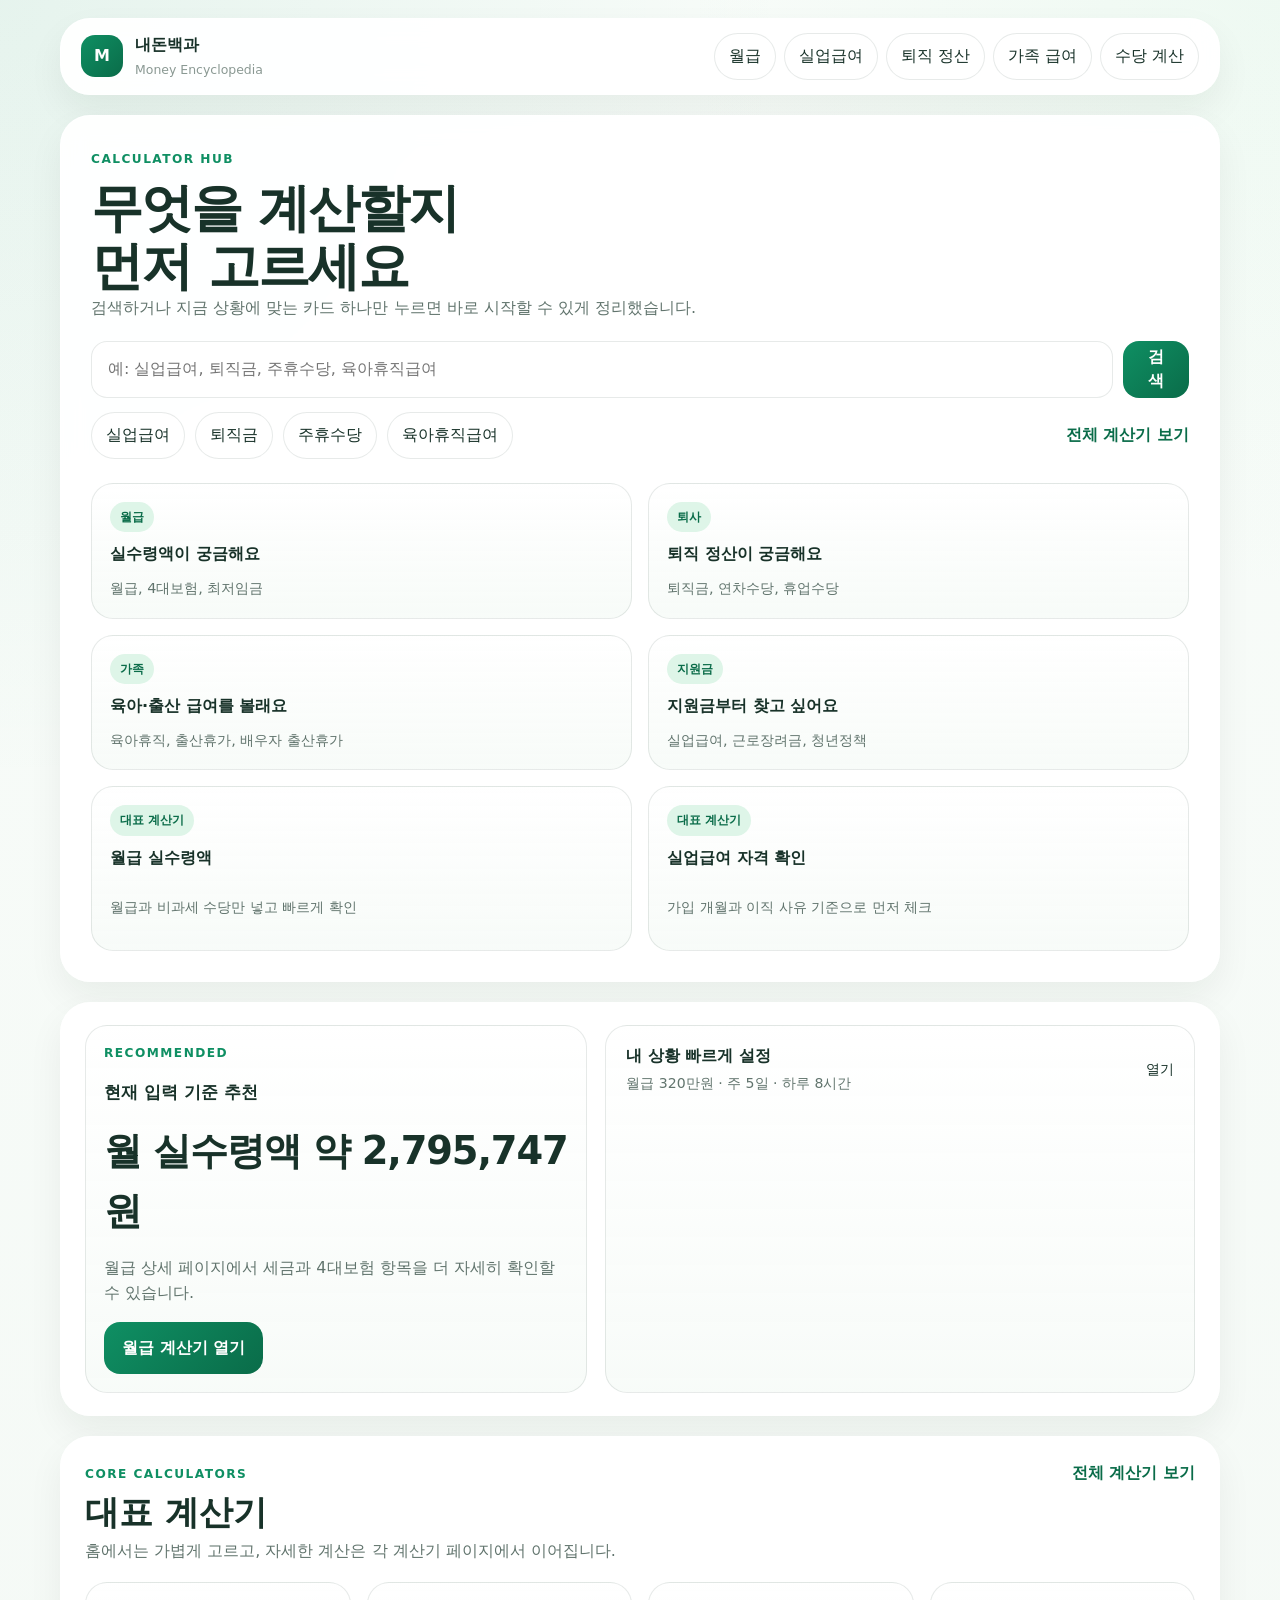
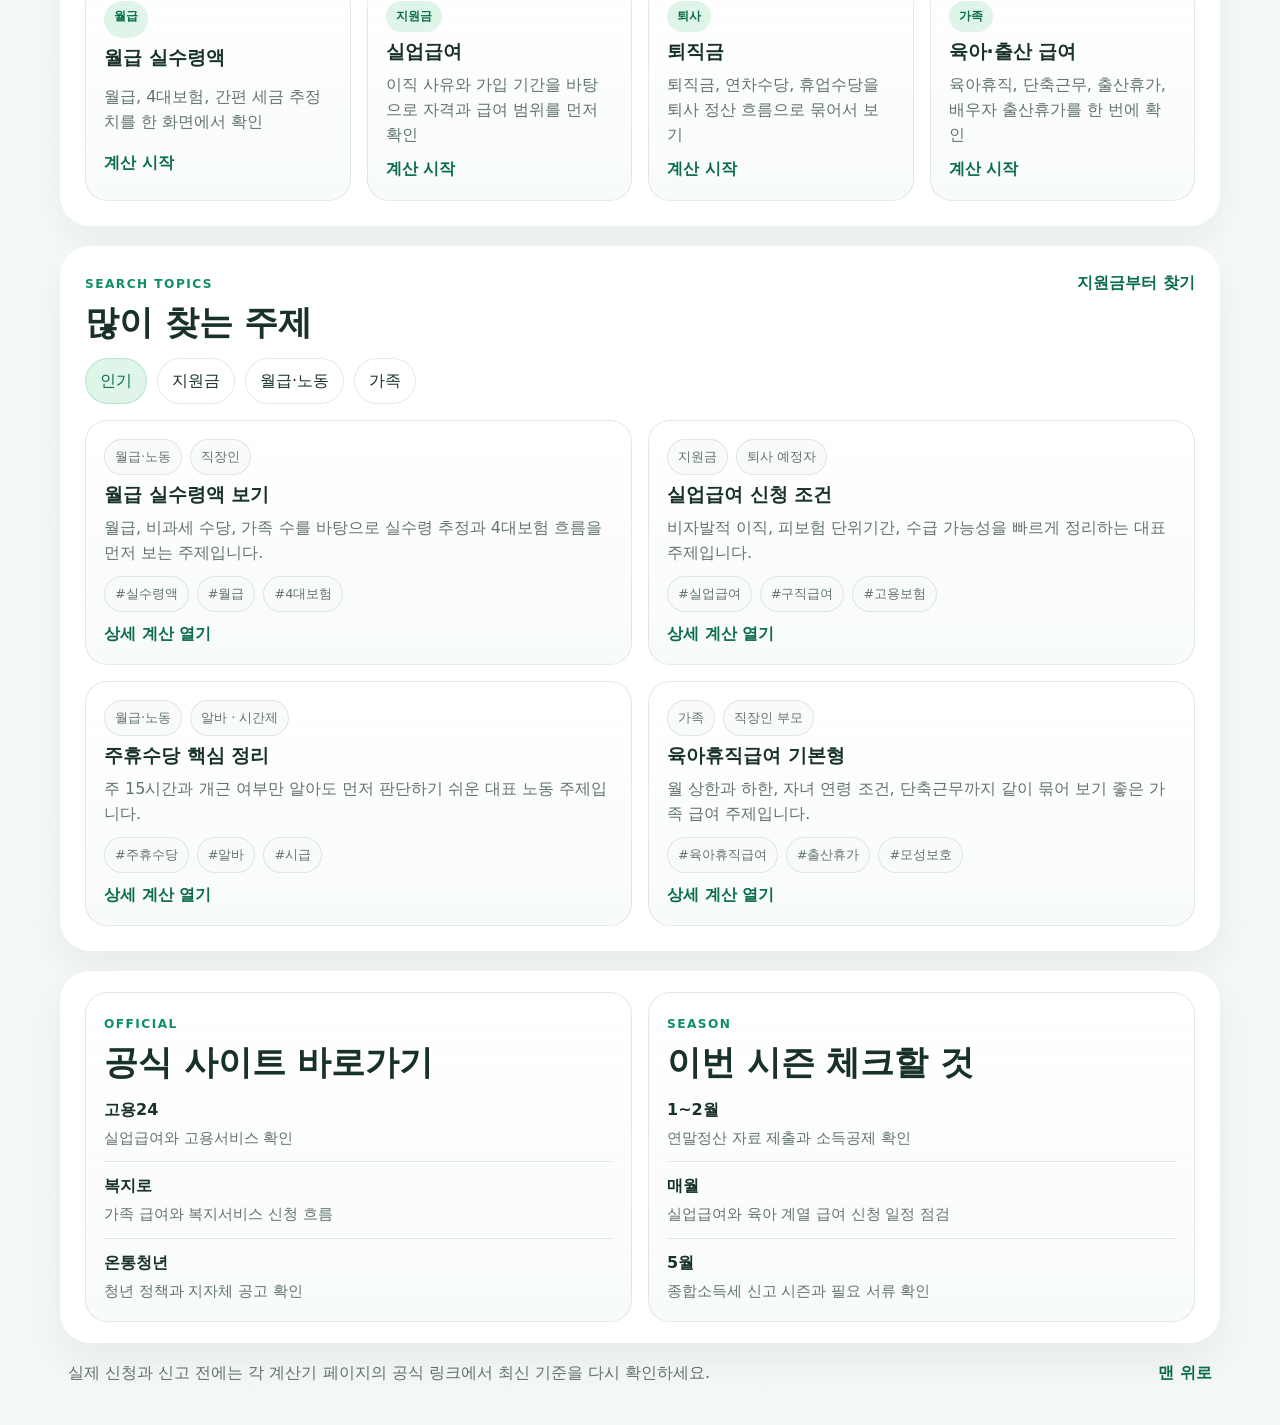
<file: index.html>
<!DOCTYPE html>
<html lang="ko">
<head>
  <meta charset="UTF-8">
  <meta name="viewport" content="width=device-width, initial-scale=1.0">
  <title>내돈백과 | 돈 문제를 빠르게 찾는 계산 허브</title>
  <meta
    name="description"
    content="월급, 실업급여, 퇴직금, 육아휴직, 출산휴가 같은 돈 문제를 검색하고 필요한 계산기로 바로 이동하는 생활형 계산 허브"
  >
  <link rel="stylesheet" href="styles.css">
</head>
<body class="home">
  <div class="app-shell" id="top">
    <header class="topbar">
      <a class="brand" href="index.html">
        <span class="brand__mark">M</span>
        <span class="brand__text">
          <strong>내돈백과</strong>
          <small>Money Encyclopedia</small>
        </span>
      </a>

      <nav class="topbar__nav">
        <a href="salary.html">월급</a>
        <a href="unemployment.html">실업급여</a>
        <a href="severance.html">퇴직 정산</a>
        <a href="family.html">가족 급여</a>
        <a href="overtime.html">수당 계산</a>
      </nav>
    </header>

    <main>
      <section class="hero-card hero-card--home">
        <div class="hero-copy">
          <span class="eyebrow">Calculator Hub</span>
          <h1>무엇을 계산할지<br>먼저 고르세요</h1>
          <p class="hero-card__lead">검색하거나 지금 상황에 맞는 카드 하나만 누르면 바로 시작할 수 있게 정리했습니다.</p>

          <form class="search-bar" id="search-form">
            <label class="sr-only" for="search-input">검색어</label>
            <input
              id="search-input"
              type="search"
              placeholder="예: 실업급여, 퇴직금, 주휴수당, 육아휴직급여"
              autocomplete="off"
            >
            <button type="submit">검색</button>
          </form>

          <div class="suggestion-list" id="search-suggestions"></div>

          <div class="hero-meta-row">
            <div class="chip-row" id="quick-tags"></div>
            <a class="text-link" href="#calculators-section">전체 계산기 보기</a>
          </div>
        </div>

        <div class="hero-flow">
          <div class="intent-grid">
            <a class="intent-card" href="salary.html">
              <span class="intent-card__kicker">월급</span>
              <strong>실수령액이 궁금해요</strong>
              <span>월급, 4대보험, 최저임금</span>
            </a>
            <a class="intent-card" href="severance.html">
              <span class="intent-card__kicker">퇴사</span>
              <strong>퇴직 정산이 궁금해요</strong>
              <span>퇴직금, 연차수당, 휴업수당</span>
            </a>
            <a class="intent-card" href="family.html">
              <span class="intent-card__kicker">가족</span>
              <strong>육아·출산 급여를 볼래요</strong>
              <span>육아휴직, 출산휴가, 배우자 출산휴가</span>
            </a>
            <button type="button" class="intent-card intent-card--button" data-intent-search="실업급여">
              <span class="intent-card__kicker">지원금</span>
              <strong>지원금부터 찾고 싶어요</strong>
              <span>실업급여, 근로장려금, 청년정책</span>
            </button>
          </div>

          <div class="hero-mini-grid">
            <a class="hero-mini-card" href="salary.html">
              <span class="hero-mini-card__label">대표 계산기</span>
              <strong>월급 실수령액</strong>
              <p>월급과 비과세 수당만 넣고 빠르게 확인</p>
            </a>
            <a class="hero-mini-card" href="unemployment.html">
              <span class="hero-mini-card__label">대표 계산기</span>
              <strong>실업급여 자격 확인</strong>
              <p>가입 개월과 이직 사유 기준으로 먼저 체크</p>
            </a>
          </div>
        </div>
      </section>

      <section class="section section--tight">
        <div class="focus-layout">
          <article class="recommend-card">
            <div class="recommend-card__meta">
              <span class="eyebrow">Recommended</span>
              <strong>현재 입력 기준 추천</strong>
            </div>
            <p class="recommend-card__value" id="recommendation-value">0원</p>
            <p class="recommend-card__note" id="recommendation-note">월급 상세 계산기로 이어서 세금과 4대보험을 더 자세히 볼 수 있습니다.</p>
            <a class="detail-primary" id="recommendation-link" href="salary.html">
              <span id="recommendation-link-label">월급 계산기 열기</span>
            </a>
          </article>

          <details class="setup-accordion" id="quick-setup">
            <summary>
              <span>
                <strong>내 상황 빠르게 설정</strong>
                <small id="setup-summary">월급 320만원 · 주 5일 · 하루 8시간</small>
              </span>
              <span class="setup-accordion__hint">열기</span>
            </summary>

            <div class="setup-accordion__body">
              <div class="setup-toolbar">
                <p id="profile-status">저장된 빠른 입력 값이 없습니다.</p>
                <div class="setup-toolbar__actions">
                  <button type="button" class="ghost-button" id="save-profile">현재 값 저장</button>
                  <button type="button" class="ghost-button" id="load-profile">불러오기</button>
                  <button type="button" class="ghost-button" id="reset-profile">초기화</button>
                </div>
              </div>

              <div class="setup-grid">
                <article class="input-card">
                  <div class="input-card__meta">
                    <h3>세전 월급</h3>
                    <span>만원</span>
                  </div>
                  <input type="number" min="0" step="10" inputmode="numeric" data-input-field="monthlySalaryMan">
                  <div class="chip-row">
                    <button type="button" class="choice-chip" data-choice-field="monthlySalaryMan" data-value="250">250</button>
                    <button type="button" class="choice-chip" data-choice-field="monthlySalaryMan" data-value="320">320</button>
                    <button type="button" class="choice-chip" data-choice-field="monthlySalaryMan" data-value="400">400</button>
                  </div>
                </article>

                <article class="input-card">
                  <div class="input-card__meta">
                    <h3>주 근무일</h3>
                    <span>일</span>
                  </div>
                  <div class="choice-grid">
                    <button type="button" class="choice-chip" data-choice-field="workDays" data-value="3">주 3일</button>
                    <button type="button" class="choice-chip" data-choice-field="workDays" data-value="4">주 4일</button>
                    <button type="button" class="choice-chip" data-choice-field="workDays" data-value="5">주 5일</button>
                    <button type="button" class="choice-chip" data-choice-field="workDays" data-value="6">주 6일</button>
                  </div>
                </article>

                <article class="input-card">
                  <div class="input-card__meta">
                    <h3>하루 근무시간</h3>
                    <span>시간</span>
                  </div>
                  <div class="choice-grid">
                    <button type="button" class="choice-chip" data-choice-field="dailyHours" data-value="4">4시간</button>
                    <button type="button" class="choice-chip" data-choice-field="dailyHours" data-value="6">6시간</button>
                    <button type="button" class="choice-chip" data-choice-field="dailyHours" data-value="8">8시간</button>
                    <button type="button" class="choice-chip" data-choice-field="dailyHours" data-value="10">10시간</button>
                  </div>
                </article>
              </div>

              <details class="advanced-accordion">
                <summary>상세 옵션 보기</summary>

                <div class="advanced-grid">
                  <article class="input-card">
                    <div class="input-card__meta">
                      <h3>비과세 수당</h3>
                      <span>만원</span>
                    </div>
                    <input type="number" min="0" step="10" inputmode="numeric" data-input-field="nonTaxableMan">
                    <div class="chip-row">
                      <button type="button" class="choice-chip" data-choice-field="nonTaxableMan" data-value="0">0</button>
                      <button type="button" class="choice-chip" data-choice-field="nonTaxableMan" data-value="20">20</button>
                      <button type="button" class="choice-chip" data-choice-field="nonTaxableMan" data-value="30">30</button>
                    </div>
                  </article>

                  <article class="input-card">
                    <div class="input-card__meta">
                      <h3>부양가족 수</h3>
                      <span>본인 포함</span>
                    </div>
                    <div class="choice-grid">
                      <button type="button" class="choice-chip" data-choice-field="householdCount" data-value="1">1명</button>
                      <button type="button" class="choice-chip" data-choice-field="householdCount" data-value="2">2명</button>
                      <button type="button" class="choice-chip" data-choice-field="householdCount" data-value="3">3명</button>
                      <button type="button" class="choice-chip" data-choice-field="householdCount" data-value="4">4명+</button>
                    </div>
                  </article>

                  <article class="input-card">
                    <div class="input-card__meta">
                      <h3>자녀 수</h3>
                      <span>가족 급여 반영</span>
                    </div>
                    <div class="choice-grid">
                      <button type="button" class="choice-chip" data-choice-field="childCount" data-value="0">0명</button>
                      <button type="button" class="choice-chip" data-choice-field="childCount" data-value="1">1명</button>
                      <button type="button" class="choice-chip" data-choice-field="childCount" data-value="2">2명</button>
                      <button type="button" class="choice-chip" data-choice-field="childCount" data-value="3">3명+</button>
                    </div>
                  </article>
                </div>
              </details>
            </div>
          </details>
        </div>
      </section>

      <section class="section" id="calculators-section">
        <div class="section__head">
          <div>
            <span class="eyebrow">Core Calculators</span>
            <h2>대표 계산기</h2>
          </div>
          <a class="text-link" href="#results-section">전체 계산기 보기</a>
        </div>
        <p class="section__caption">홈에서는 가볍게 고르고, 자세한 계산은 각 계산기 페이지에서 이어집니다.</p>

        <div class="calculator-grid">
          <a class="feature-card" href="salary.html">
            <span class="feature-card__kicker">월급</span>
            <h3>월급 실수령액</h3>
            <p>월급, 4대보험, 간편 세금 추정치를 한 화면에서 확인</p>
            <span class="feature-card__link">계산 시작</span>
          </a>

          <a class="feature-card" href="unemployment.html">
            <span class="feature-card__kicker">지원금</span>
            <h3>실업급여</h3>
            <p>이직 사유와 가입 기간을 바탕으로 자격과 급여 범위를 먼저 확인</p>
            <span class="feature-card__link">계산 시작</span>
          </a>

          <a class="feature-card" href="severance.html">
            <span class="feature-card__kicker">퇴사</span>
            <h3>퇴직금</h3>
            <p>퇴직금, 연차수당, 휴업수당을 퇴사 정산 흐름으로 묶어서 보기</p>
            <span class="feature-card__link">계산 시작</span>
          </a>

          <a class="feature-card" href="family.html">
            <span class="feature-card__kicker">가족</span>
            <h3>육아·출산 급여</h3>
            <p>육아휴직, 단축근무, 출산휴가, 배우자 출산휴가를 한 번에 확인</p>
            <span class="feature-card__link">계산 시작</span>
          </a>
        </div>
      </section>

      <section class="section" id="results-section">
        <div class="section__head">
          <div>
            <span class="eyebrow">Search Topics</span>
            <h2>많이 찾는 주제</h2>
          </div>
          <button type="button" class="text-button" data-intent-search="근로장려금">지원금부터 찾기</button>
        </div>
        <div class="compact-toolbar" id="category-filters"></div>
        <p class="results-status" id="results-status"></p>
        <div class="topic-grid" id="results-list"></div>
      </section>

      <section class="section section--utility">
        <div class="utility-grid">
          <article class="utility-panel">
            <span class="eyebrow">Official</span>
            <h2>공식 사이트 바로가기</h2>
            <ul class="link-list">
              <li><a href="https://www.work24.go.kr/" target="_blank" rel="noreferrer">고용24</a><span>실업급여와 고용서비스 확인</span></li>
              <li><a href="https://www.bokjiro.go.kr/ssis-tbu/" target="_blank" rel="noreferrer">복지로</a><span>가족 급여와 복지서비스 신청 흐름</span></li>
              <li><a href="https://www.youthcenter.go.kr/" target="_blank" rel="noreferrer">온통청년</a><span>청년 정책과 지자체 공고 확인</span></li>
            </ul>
          </article>

          <article class="utility-panel">
            <span class="eyebrow">Season</span>
            <h2>이번 시즌 체크할 것</h2>
            <ul class="season-list">
              <li><strong>1~2월</strong><span>연말정산 자료 제출과 소득공제 확인</span></li>
              <li><strong>매월</strong><span>실업급여와 육아 계열 급여 신청 일정 점검</span></li>
              <li><strong>5월</strong><span>종합소득세 신고 시즌과 필요 서류 확인</span></li>
            </ul>
          </article>
        </div>
      </section>
    </main>

    <footer class="footer">
      <p>실제 신청과 신고 전에는 각 계산기 페이지의 공식 링크에서 최신 기준을 다시 확인하세요.</p>
      <a href="#top">맨 위로</a>
    </footer>
  </div>

  <script src="calculator-core.js"></script>
  <script src="script.js"></script>
</body>
</html>
</file>
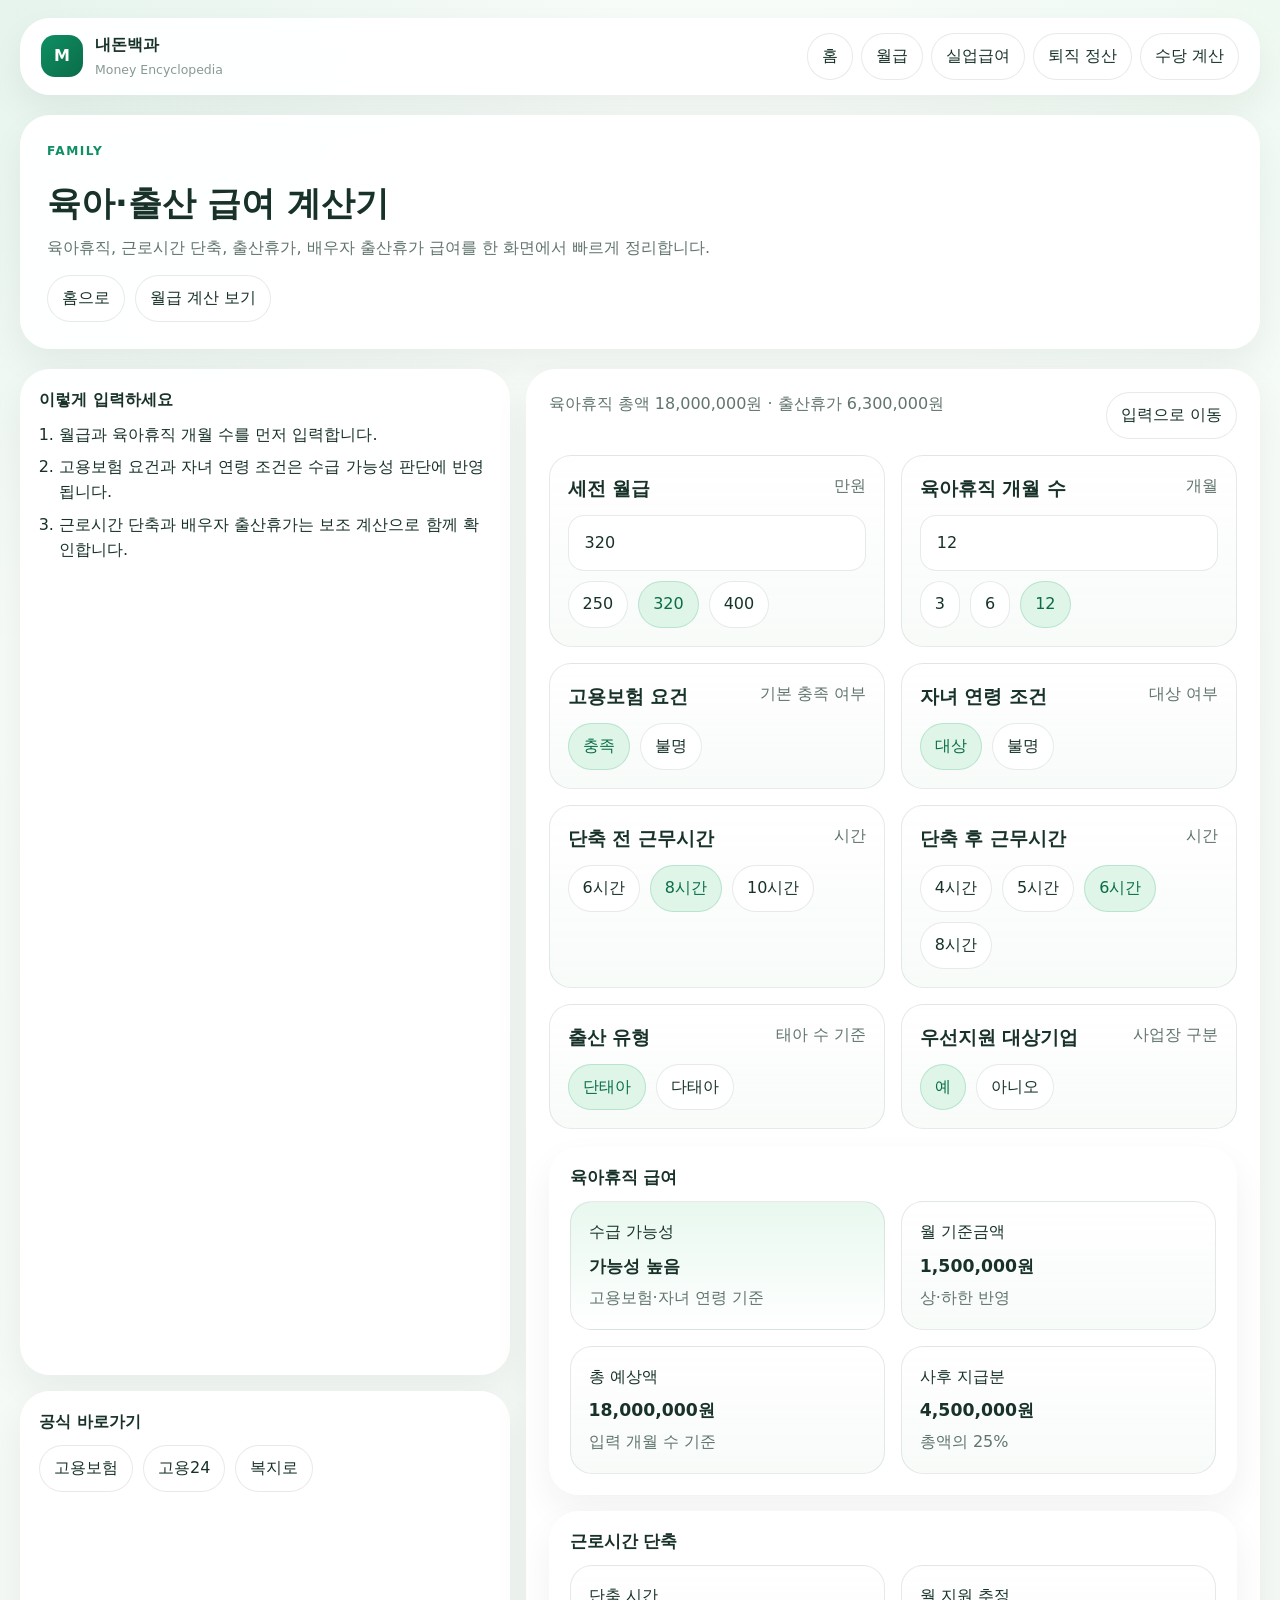
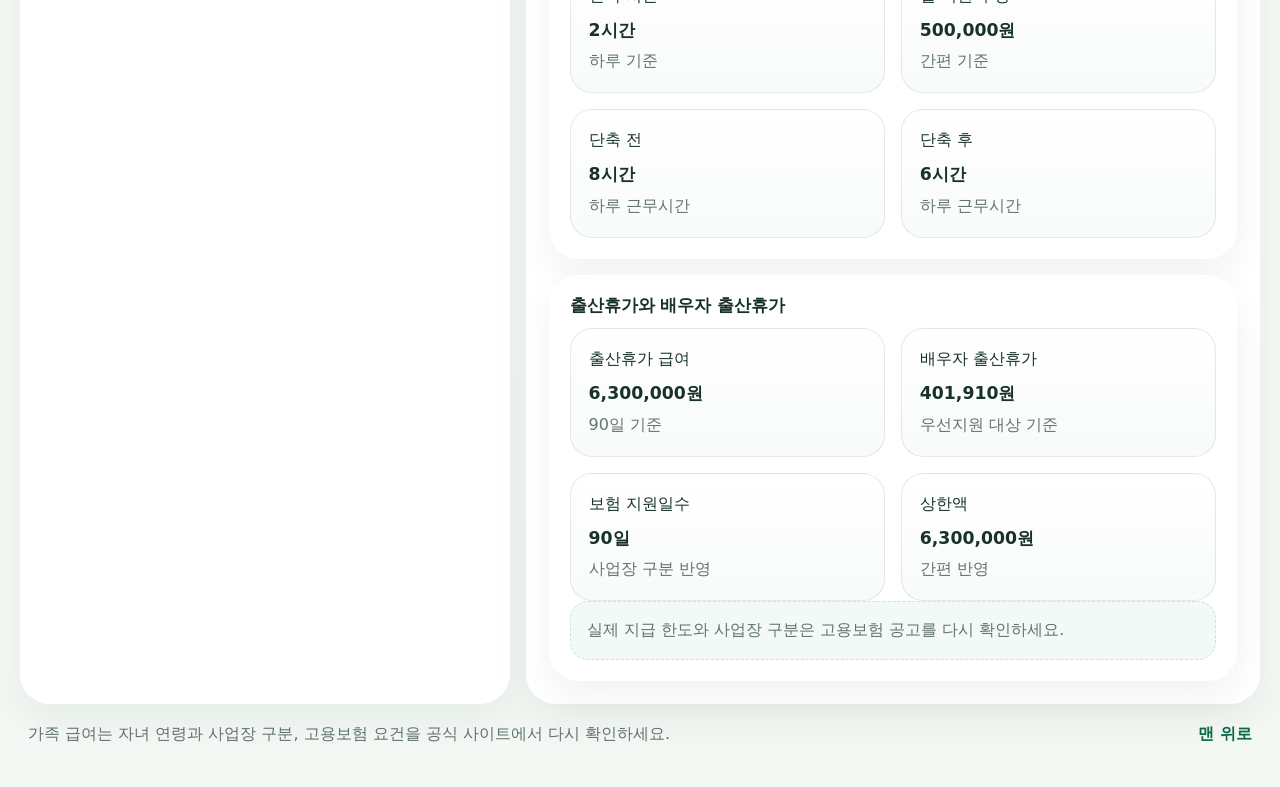
<file: family.html>
<!DOCTYPE html>
<html lang="ko">
<head>
  <meta charset="UTF-8">
  <meta name="viewport" content="width=device-width, initial-scale=1.0">
  <title>내돈백과 | 육아·출산 급여 계산기</title>
  <meta name="description" content="육아휴직, 근로시간 단축, 출산휴가, 배우자 출산휴가 급여를 한 화면에서 계산합니다.">
  <link rel="stylesheet" href="styles.css">
</head>
<body class="detail-page" data-page="family">
  <div class="app-shell" id="top">
    <header class="topbar">
      <a class="brand" href="index.html">
        <span class="brand__mark">M</span>
        <span class="brand__text">
          <strong>내돈백과</strong>
          <small>Money Encyclopedia</small>
        </span>
      </a>

      <nav class="topbar__nav">
        <a href="index.html">홈</a>
        <a href="salary.html">월급</a>
        <a href="unemployment.html">실업급여</a>
        <a href="severance.html">퇴직 정산</a>
        <a href="overtime.html">수당 계산</a>
      </nav>
    </header>

    <main>
      <section class="detail-hero">
        <span class="eyebrow" id="page-kicker"></span>
        <h1 id="page-title"></h1>
        <p id="page-summary"></p>
        <div class="detail-link-row" id="hero-links"></div>
      </section>

      <div class="detail-layout">
        <aside class="detail-sidebar">
          <article class="note-card">
            <h2>이렇게 입력하세요</h2>
            <ol id="page-steps"></ol>
          </article>

          <article class="note-card">
            <h2>공식 바로가기</h2>
            <div class="detail-link-row" id="official-links"></div>
          </article>
        </aside>

        <section class="detail-main">
          <div class="detail-main__toolbar">
            <p id="toolbar-summary"></p>
            <div class="detail-link-row">
              <a class="detail-link" href="#fields">입력으로 이동</a>
            </div>
          </div>

          <div class="detail-field-grid" id="fields"></div>
          <div class="detail-result-stack" id="results"></div>
        </section>
      </div>
    </main>

    <footer class="footer">
      <p>가족 급여는 자녀 연령과 사업장 구분, 고용보험 요건을 공식 사이트에서 다시 확인하세요.</p>
      <a href="#top">맨 위로</a>
    </footer>
  </div>

  <script src="calculator-core.js"></script>
  <script src="detail-pages.js"></script>
</body>
</html>
</file>
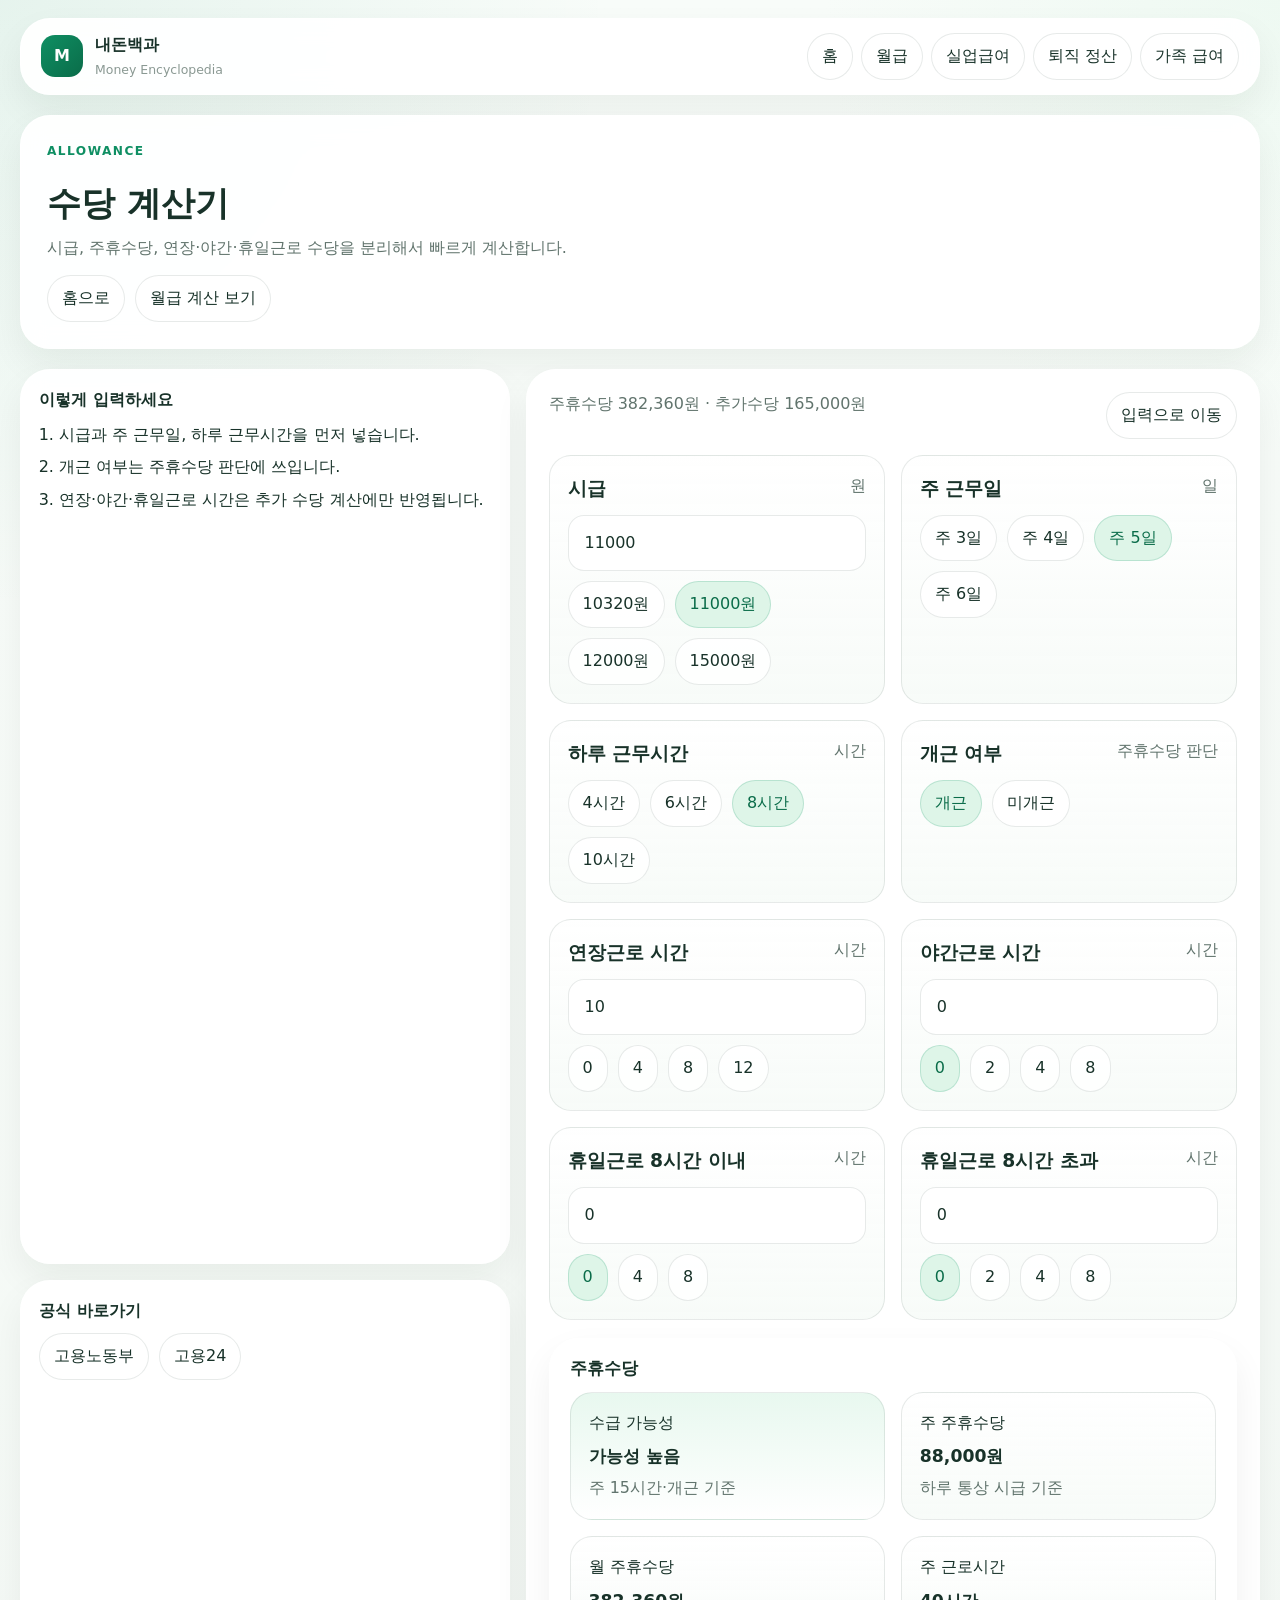
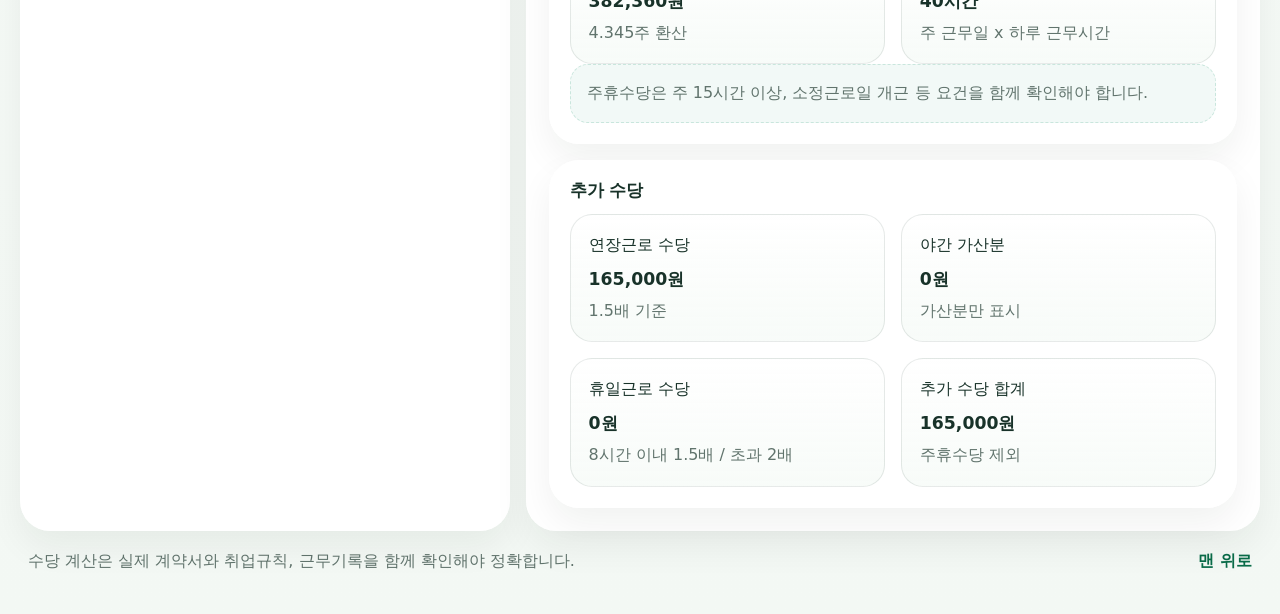
<file: overtime.html>
<!DOCTYPE html>
<html lang="ko">
<head>
  <meta charset="UTF-8">
  <meta name="viewport" content="width=device-width, initial-scale=1.0">
  <title>내돈백과 | 수당 계산기</title>
  <meta name="description" content="주휴수당, 연장근로수당, 야간근로수당, 휴일근로수당을 빠르게 계산합니다.">
  <link rel="stylesheet" href="styles.css">
</head>
<body class="detail-page" data-page="overtime">
  <div class="app-shell" id="top">
    <header class="topbar">
      <a class="brand" href="index.html">
        <span class="brand__mark">M</span>
        <span class="brand__text">
          <strong>내돈백과</strong>
          <small>Money Encyclopedia</small>
        </span>
      </a>

      <nav class="topbar__nav">
        <a href="index.html">홈</a>
        <a href="salary.html">월급</a>
        <a href="unemployment.html">실업급여</a>
        <a href="severance.html">퇴직 정산</a>
        <a href="family.html">가족 급여</a>
      </nav>
    </header>

    <main>
      <section class="detail-hero">
        <span class="eyebrow" id="page-kicker"></span>
        <h1 id="page-title"></h1>
        <p id="page-summary"></p>
        <div class="detail-link-row" id="hero-links"></div>
      </section>

      <div class="detail-layout">
        <aside class="detail-sidebar">
          <article class="note-card">
            <h2>이렇게 입력하세요</h2>
            <ol id="page-steps"></ol>
          </article>

          <article class="note-card">
            <h2>공식 바로가기</h2>
            <div class="detail-link-row" id="official-links"></div>
          </article>
        </aside>

        <section class="detail-main">
          <div class="detail-main__toolbar">
            <p id="toolbar-summary"></p>
            <div class="detail-link-row">
              <a class="detail-link" href="#fields">입력으로 이동</a>
            </div>
          </div>

          <div class="detail-field-grid" id="fields"></div>
          <div class="detail-result-stack" id="results"></div>
        </section>
      </div>
    </main>

    <footer class="footer">
      <p>수당 계산은 실제 계약서와 취업규칙, 근무기록을 함께 확인해야 정확합니다.</p>
      <a href="#top">맨 위로</a>
    </footer>
  </div>

  <script src="calculator-core.js"></script>
  <script src="detail-pages.js"></script>
</body>
</html>
</file>
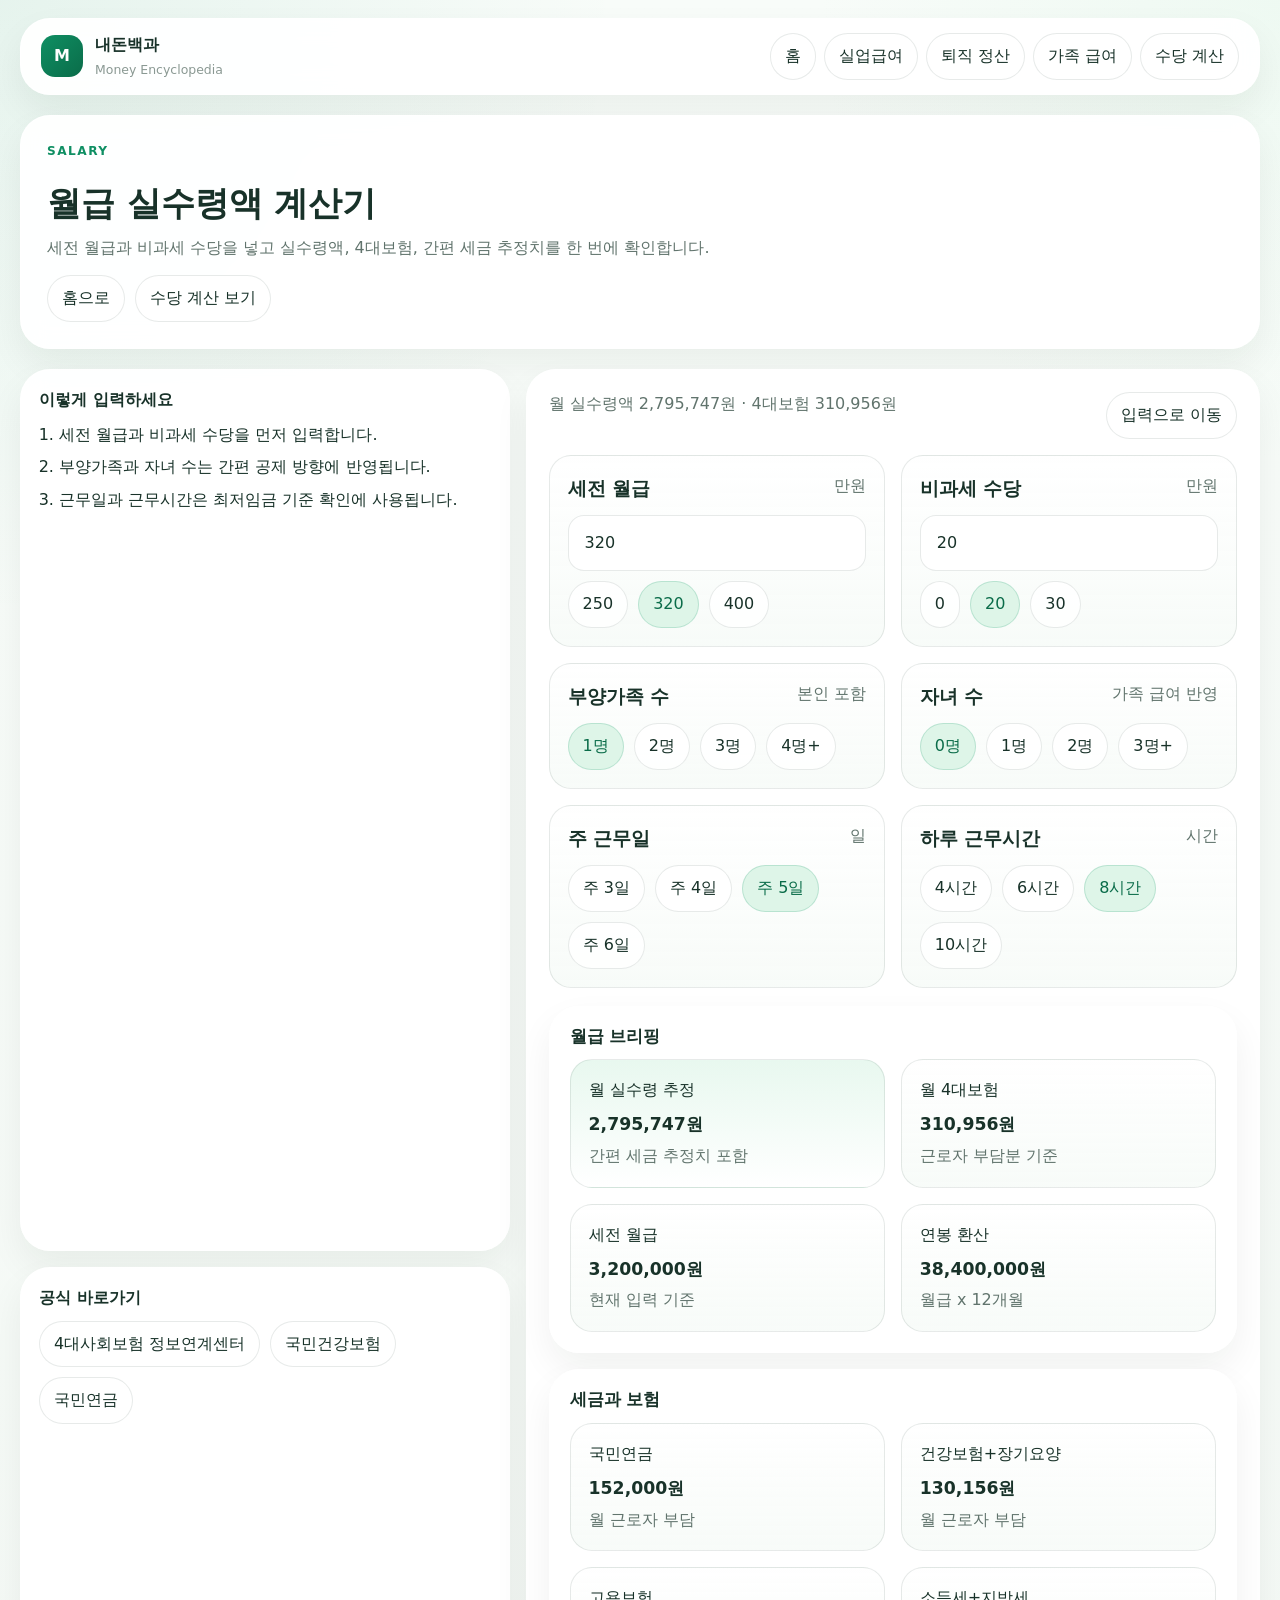
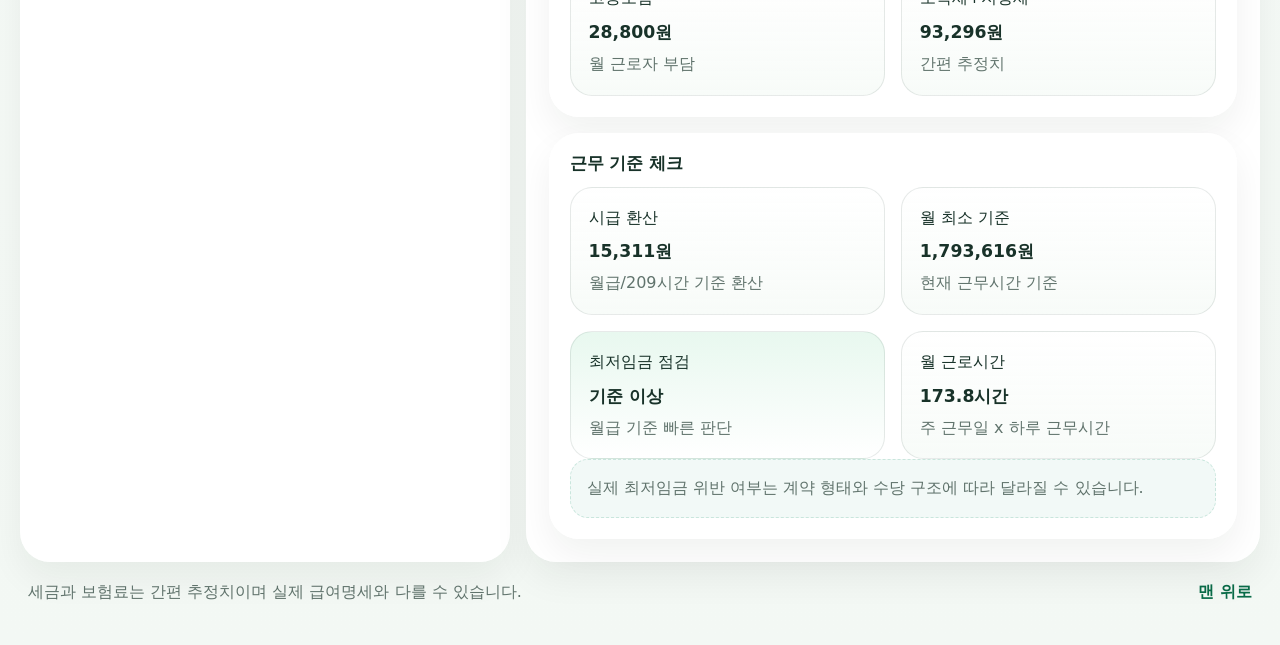
<file: salary.html>
<!DOCTYPE html>
<html lang="ko">
<head>
  <meta charset="UTF-8">
  <meta name="viewport" content="width=device-width, initial-scale=1.0">
  <title>내돈백과 | 월급 실수령액 계산기</title>
  <meta name="description" content="세전 월급, 비과세 수당, 가족 수를 기준으로 월급 실수령액과 4대보험을 계산합니다.">
  <link rel="stylesheet" href="styles.css">
</head>
<body class="detail-page" data-page="salary">
  <div class="app-shell" id="top">
    <header class="topbar">
      <a class="brand" href="index.html">
        <span class="brand__mark">M</span>
        <span class="brand__text">
          <strong>내돈백과</strong>
          <small>Money Encyclopedia</small>
        </span>
      </a>

      <nav class="topbar__nav">
        <a href="index.html">홈</a>
        <a href="unemployment.html">실업급여</a>
        <a href="severance.html">퇴직 정산</a>
        <a href="family.html">가족 급여</a>
        <a href="overtime.html">수당 계산</a>
      </nav>
    </header>

    <main>
      <section class="detail-hero">
        <span class="eyebrow" id="page-kicker"></span>
        <h1 id="page-title"></h1>
        <p id="page-summary"></p>
        <div class="detail-link-row" id="hero-links"></div>
      </section>

      <div class="detail-layout">
        <aside class="detail-sidebar">
          <article class="note-card">
            <h2>이렇게 입력하세요</h2>
            <ol id="page-steps"></ol>
          </article>

          <article class="note-card">
            <h2>공식 바로가기</h2>
            <div class="detail-link-row" id="official-links"></div>
          </article>
        </aside>

        <section class="detail-main">
          <div class="detail-main__toolbar">
            <p id="toolbar-summary"></p>
            <div class="detail-link-row">
              <a class="detail-link" href="#fields">입력으로 이동</a>
            </div>
          </div>

          <div class="detail-field-grid" id="fields"></div>
          <div class="detail-result-stack" id="results"></div>
        </section>
      </div>
    </main>

    <footer class="footer">
      <p>세금과 보험료는 간편 추정치이며 실제 급여명세와 다를 수 있습니다.</p>
      <a href="#top">맨 위로</a>
    </footer>
  </div>

  <script src="calculator-core.js"></script>
  <script src="detail-pages.js"></script>
</body>
</html>
</file>
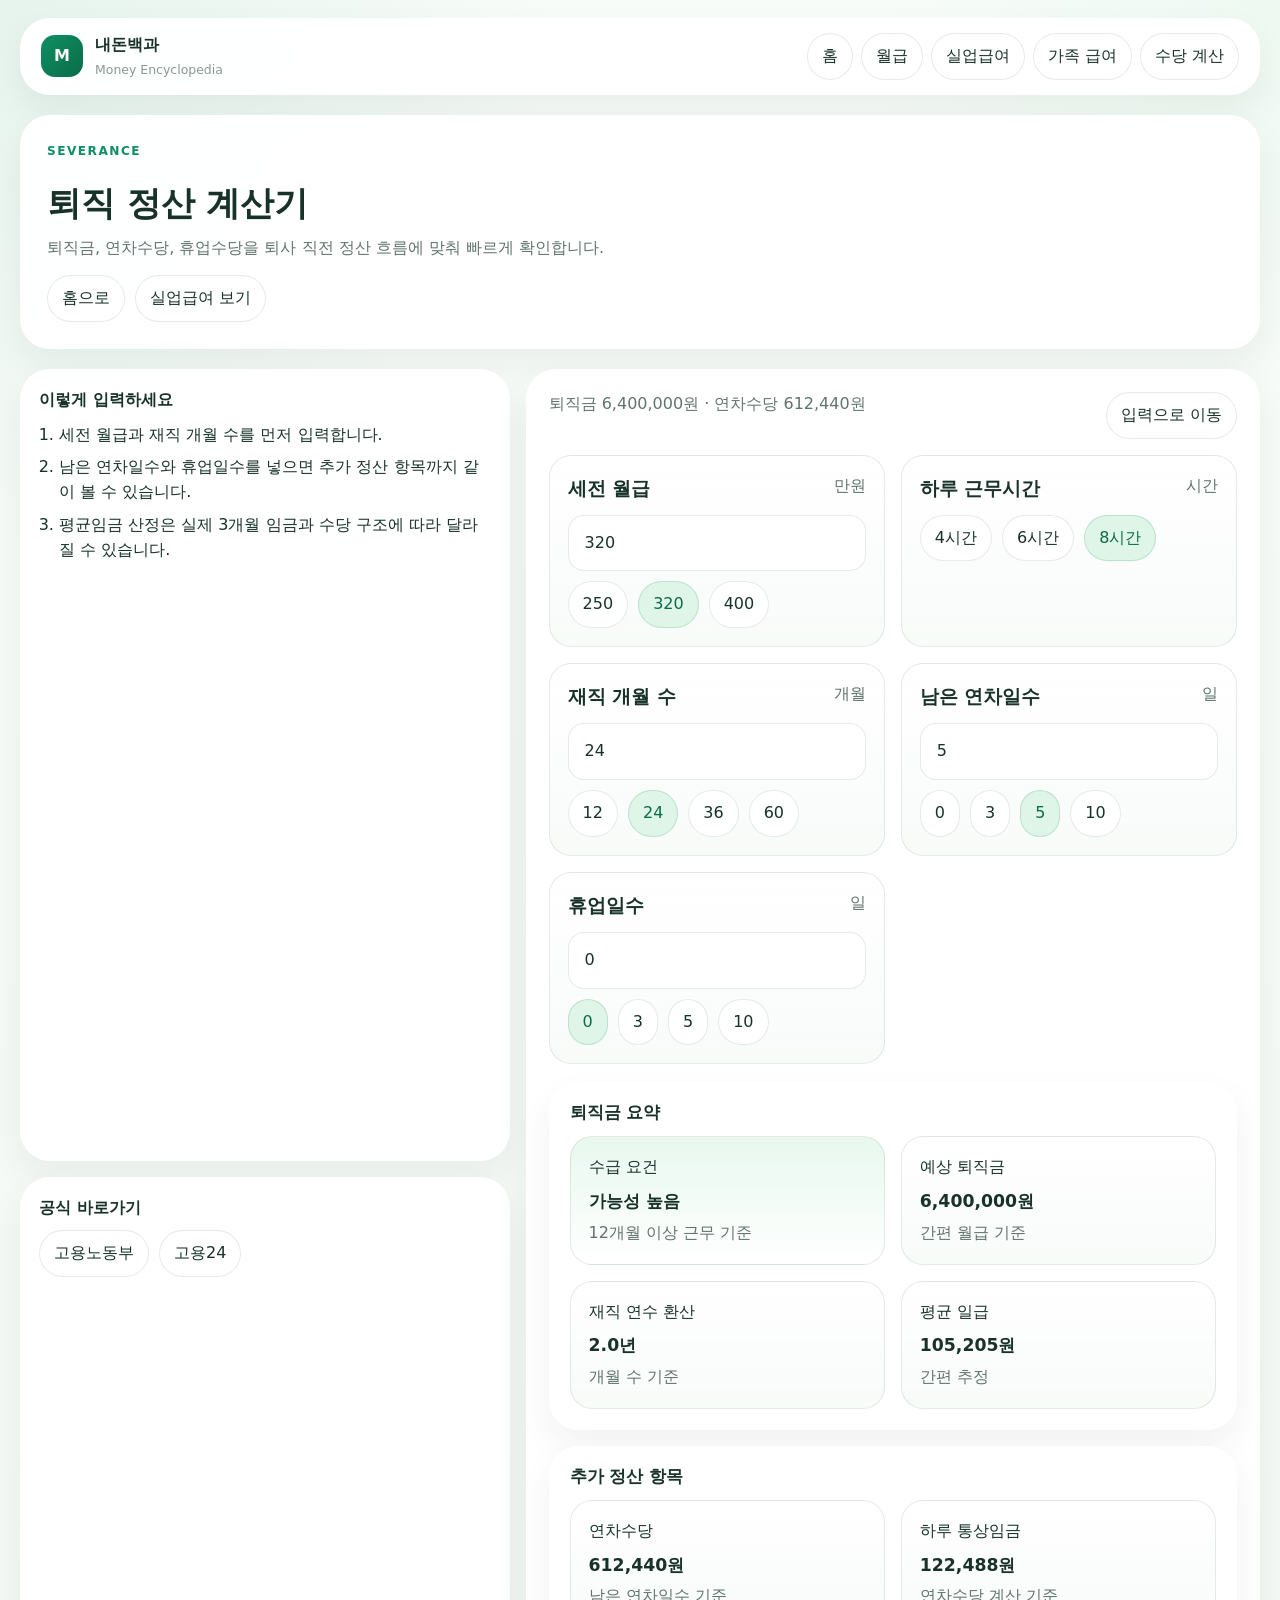
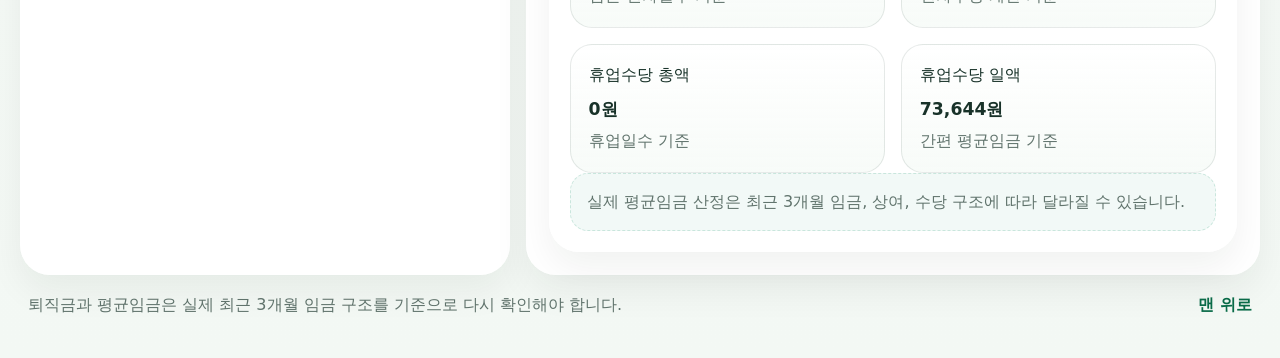
<file: severance.html>
<!DOCTYPE html>
<html lang="ko">
<head>
  <meta charset="UTF-8">
  <meta name="viewport" content="width=device-width, initial-scale=1.0">
  <title>내돈백과 | 퇴직 정산 계산기</title>
  <meta name="description" content="퇴직금, 연차수당, 휴업수당을 한 화면에서 간편하게 계산합니다.">
  <link rel="stylesheet" href="styles.css">
</head>
<body class="detail-page" data-page="severance">
  <div class="app-shell" id="top">
    <header class="topbar">
      <a class="brand" href="index.html">
        <span class="brand__mark">M</span>
        <span class="brand__text">
          <strong>내돈백과</strong>
          <small>Money Encyclopedia</small>
        </span>
      </a>

      <nav class="topbar__nav">
        <a href="index.html">홈</a>
        <a href="salary.html">월급</a>
        <a href="unemployment.html">실업급여</a>
        <a href="family.html">가족 급여</a>
        <a href="overtime.html">수당 계산</a>
      </nav>
    </header>

    <main>
      <section class="detail-hero">
        <span class="eyebrow" id="page-kicker"></span>
        <h1 id="page-title"></h1>
        <p id="page-summary"></p>
        <div class="detail-link-row" id="hero-links"></div>
      </section>

      <div class="detail-layout">
        <aside class="detail-sidebar">
          <article class="note-card">
            <h2>이렇게 입력하세요</h2>
            <ol id="page-steps"></ol>
          </article>

          <article class="note-card">
            <h2>공식 바로가기</h2>
            <div class="detail-link-row" id="official-links"></div>
          </article>
        </aside>

        <section class="detail-main">
          <div class="detail-main__toolbar">
            <p id="toolbar-summary"></p>
            <div class="detail-link-row">
              <a class="detail-link" href="#fields">입력으로 이동</a>
            </div>
          </div>

          <div class="detail-field-grid" id="fields"></div>
          <div class="detail-result-stack" id="results"></div>
        </section>
      </div>
    </main>

    <footer class="footer">
      <p>퇴직금과 평균임금은 실제 최근 3개월 임금 구조를 기준으로 다시 확인해야 합니다.</p>
      <a href="#top">맨 위로</a>
    </footer>
  </div>

  <script src="calculator-core.js"></script>
  <script src="detail-pages.js"></script>
</body>
</html>
</file>
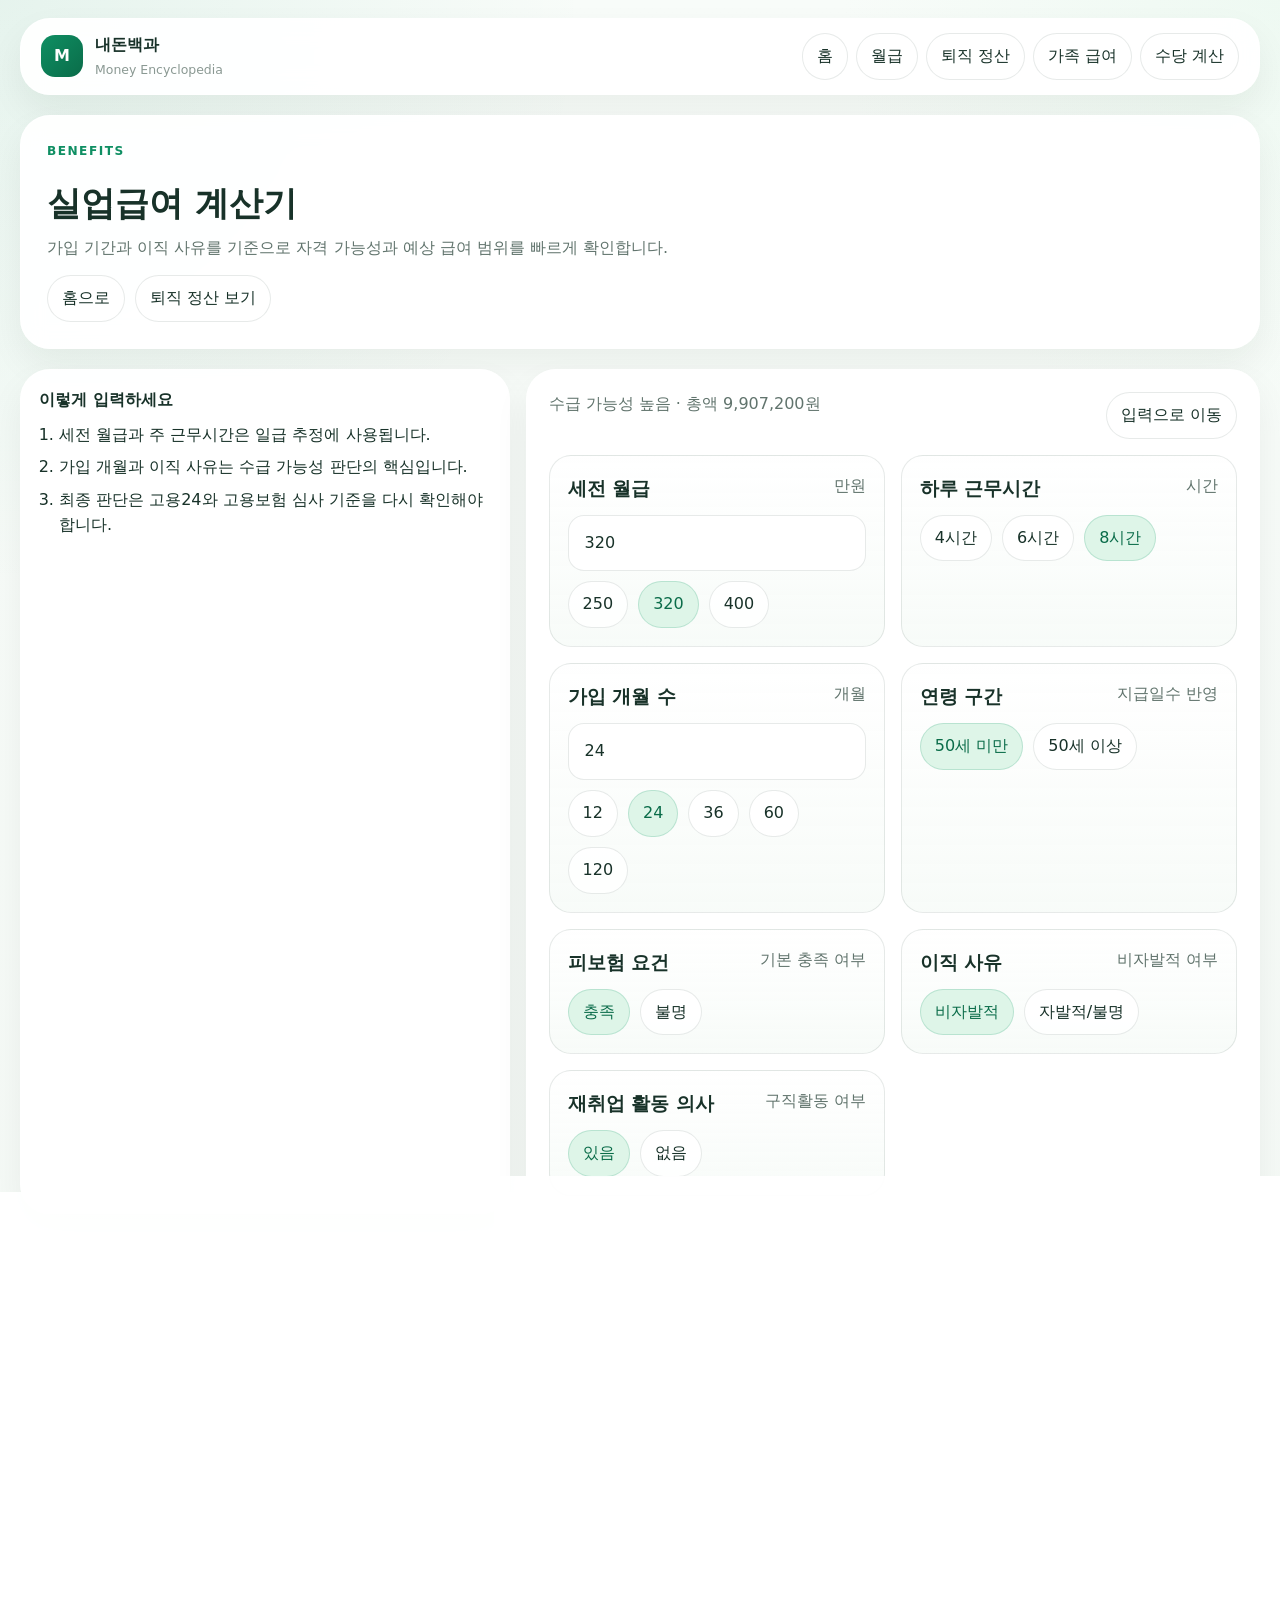
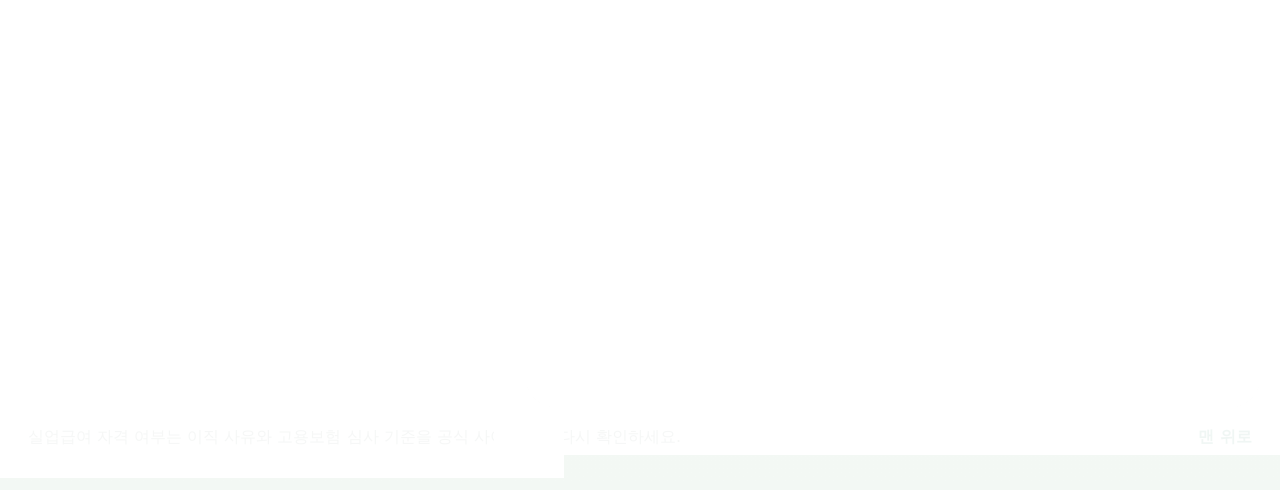
<file: unemployment.html>
<!DOCTYPE html>
<html lang="ko">
<head>
  <meta charset="UTF-8">
  <meta name="viewport" content="width=device-width, initial-scale=1.0">
  <title>내돈백과 | 실업급여 계산기</title>
  <meta name="description" content="가입 기간과 이직 사유를 기준으로 실업급여 자격 가능성과 예상 급여 범위를 계산합니다.">
  <link rel="stylesheet" href="styles.css">
</head>
<body class="detail-page" data-page="unemployment">
  <div class="app-shell" id="top">
    <header class="topbar">
      <a class="brand" href="index.html">
        <span class="brand__mark">M</span>
        <span class="brand__text">
          <strong>내돈백과</strong>
          <small>Money Encyclopedia</small>
        </span>
      </a>

      <nav class="topbar__nav">
        <a href="index.html">홈</a>
        <a href="salary.html">월급</a>
        <a href="severance.html">퇴직 정산</a>
        <a href="family.html">가족 급여</a>
        <a href="overtime.html">수당 계산</a>
      </nav>
    </header>

    <main>
      <section class="detail-hero">
        <span class="eyebrow" id="page-kicker"></span>
        <h1 id="page-title"></h1>
        <p id="page-summary"></p>
        <div class="detail-link-row" id="hero-links"></div>
      </section>

      <div class="detail-layout">
        <aside class="detail-sidebar">
          <article class="note-card">
            <h2>이렇게 입력하세요</h2>
            <ol id="page-steps"></ol>
          </article>

          <article class="note-card">
            <h2>공식 바로가기</h2>
            <div class="detail-link-row" id="official-links"></div>
          </article>
        </aside>

        <section class="detail-main">
          <div class="detail-main__toolbar">
            <p id="toolbar-summary"></p>
            <div class="detail-link-row">
              <a class="detail-link" href="#fields">입력으로 이동</a>
            </div>
          </div>

          <div class="detail-field-grid" id="fields"></div>
          <div class="detail-result-stack" id="results"></div>
        </section>
      </div>
    </main>

    <footer class="footer">
      <p>실업급여 자격 여부는 이직 사유와 고용보험 심사 기준을 공식 사이트에서 다시 확인하세요.</p>
      <a href="#top">맨 위로</a>
    </footer>
  </div>

  <script src="calculator-core.js"></script>
  <script src="detail-pages.js"></script>
</body>
</html>
</file>
<file: styles.css>
:root {
  --bg: #f3f8f4;
  --bg-strong: #eef6f0;
  --surface: rgba(255, 255, 255, 0.94);
  --surface-strong: #ffffff;
  --surface-soft: #f8fbf8;
  --primary: #0f8f63;
  --primary-dark: #0a6c49;
  --primary-soft: #def5e8;
  --primary-line: rgba(15, 143, 99, 0.18);
  --text: #183229;
  --muted: #61746d;
  --muted-soft: #8a9993;
  --line: rgba(24, 50, 41, 0.1);
  --line-strong: rgba(24, 50, 41, 0.18);
  --good: #e8f8ef;
  --warn: #fff4e6;
  --shadow-sm: 0 16px 36px rgba(13, 35, 25, 0.06);
  --shadow-md: 0 26px 70px rgba(13, 35, 25, 0.09);
  --radius-xl: 30px;
  --radius-lg: 22px;
  --radius-md: 18px;
  --radius-sm: 14px;
  --font-sans: "SUIT", "Pretendard", "Noto Sans KR", system-ui, sans-serif;
}

* {
  box-sizing: border-box;
}

html {
  scroll-behavior: smooth;
}

body {
  margin: 0;
  min-height: 100vh;
  background:
    radial-gradient(circle at top left, rgba(15, 143, 99, 0.08), transparent 24%),
    radial-gradient(circle at top right, rgba(167, 229, 191, 0.12), transparent 18%),
    linear-gradient(180deg, #f8fcf9 0%, var(--bg) 100%);
  color: var(--text);
  font-family: var(--font-sans);
  line-height: 1.55;
}

button,
input,
select,
a {
  font: inherit;
}

button {
  cursor: pointer;
}

a {
  color: inherit;
  text-decoration: none;
}

input,
select {
  width: 100%;
  min-width: 0;
  padding: 15px 16px;
  border: 1px solid var(--line);
  border-radius: 16px;
  background: rgba(255, 255, 255, 0.96);
  color: var(--text);
}

input[type="checkbox"],
input[type="radio"] {
  width: auto;
  accent-color: var(--primary);
}

.sr-only {
  position: absolute;
  width: 1px;
  height: 1px;
  padding: 0;
  margin: -1px;
  overflow: hidden;
  clip: rect(0, 0, 0, 0);
  border: 0;
}

.app-shell {
  width: min(1160px, calc(100vw - 28px));
  margin: 18px auto 40px;
}

.topbar,
.hero-card,
.section,
.detail-hero,
.detail-main,
.detail-sidebar .note-card,
.result-group {
  background: var(--surface);
  border: 1px solid rgba(255, 255, 255, 0.72);
  border-radius: var(--radius-xl);
  box-shadow: var(--shadow-sm);
  backdrop-filter: blur(12px);
}

.topbar {
  display: flex;
  align-items: center;
  justify-content: space-between;
  gap: 18px;
  padding: 14px 20px;
}

.brand {
  display: inline-flex;
  align-items: center;
  gap: 12px;
}

.brand__mark {
  width: 42px;
  height: 42px;
  display: inline-flex;
  align-items: center;
  justify-content: center;
  border-radius: 14px;
  background: linear-gradient(135deg, var(--primary), var(--primary-dark));
  color: #fff;
  font-weight: 800;
}

.brand__text {
  display: grid;
  gap: 2px;
}

.brand__text strong {
  font-size: 1rem;
}

.brand__text small {
  color: var(--muted-soft);
  font-size: 0.78rem;
}

.topbar__nav {
  display: flex;
  flex-wrap: wrap;
  gap: 8px;
}

.topbar__nav a,
.ghost-button,
.choice-chip,
.detail-tab,
.detail-link,
.text-button {
  padding: 10px 14px;
  border: 1px solid var(--line);
  border-radius: 999px;
  background: rgba(255, 255, 255, 0.86);
  color: var(--text);
  transition: transform 0.16s ease, border-color 0.16s ease, background 0.16s ease;
}

.topbar__nav a:hover,
.ghost-button:hover,
.choice-chip:hover,
.detail-tab:hover,
.detail-link:hover,
.text-button:hover {
  transform: translateY(-1px);
  border-color: var(--line-strong);
}

.choice-chip.is-active,
.detail-tab.is-active {
  background: var(--primary-soft);
  border-color: var(--primary-line);
  color: var(--primary-dark);
}

.hero-card {
  margin-top: 20px;
  padding: 30px;
}

.hero-card--home {
  display: grid;
  gap: 24px;
}

.hero-copy h1,
.section h2,
.detail-hero h1,
.feature-card h3,
.topic-card h3,
.result-group h3,
.utility-panel h2 {
  margin: 0;
  line-height: 1.12;
}

.hero-copy h1 {
  font-size: clamp(2rem, 4.1vw, 3.4rem);
  letter-spacing: -0.035em;
}

.eyebrow {
  display: inline-flex;
  align-items: center;
  margin-bottom: 10px;
  color: var(--primary);
  font-size: 0.76rem;
  font-weight: 700;
  letter-spacing: 0.12em;
  text-transform: uppercase;
}

.hero-card__lead,
.section__caption,
.feature-card p,
.topic-card p,
.utility-panel p,
.recommend-card__note,
.results-status,
.footer p,
.detail-hero p,
.note-card p,
.detail-main__toolbar p,
.detail-result-note,
.result-box p,
.result-box small {
  margin: 0;
  color: var(--muted);
}

.search-bar {
  display: flex;
  gap: 10px;
  margin-top: 20px;
}

.search-bar button,
.detail-primary {
  display: inline-flex;
  align-items: center;
  justify-content: center;
  padding: 0 18px;
  min-height: 52px;
  border: 0;
  border-radius: 16px;
  background: linear-gradient(135deg, var(--primary), var(--primary-dark));
  color: #fff;
  font-weight: 700;
}

.suggestion-list {
  display: none;
  gap: 8px;
  margin-top: 10px;
  padding: 10px;
  border: 1px solid var(--line);
  border-radius: 18px;
  background: rgba(255, 255, 255, 0.95);
}

.suggestion-list.is-visible {
  display: grid;
}

.suggestion-list button {
  padding: 10px 12px;
  border: 1px solid var(--line);
  border-radius: 12px;
  background: #fff;
  text-align: left;
}

.hero-meta-row,
.chip-row,
.choice-grid,
.compact-toolbar,
.detail-tab-row,
.note-links,
.setup-toolbar__actions {
  display: flex;
  flex-wrap: wrap;
  gap: 10px;
}

.hero-meta-row {
  align-items: center;
  justify-content: space-between;
  margin-top: 14px;
  gap: 14px;
}

.chip-row {
  align-items: center;
}

.text-link,
.text-button {
  color: var(--primary-dark);
  font-weight: 700;
}

.text-button {
  padding: 0;
  border: 0;
  background: transparent;
}

.hero-flow {
  display: grid;
  gap: 16px;
}

.intent-grid,
.hero-mini-grid,
.setup-grid,
.advanced-grid,
.calculator-grid,
.topic-grid,
.utility-grid,
.detail-layout,
.detail-field-grid,
.detail-result-grid,
.detail-result-stack {
  display: grid;
  gap: 16px;
}

.intent-grid {
  grid-template-columns: repeat(2, minmax(0, 1fr));
}

.intent-card,
.hero-mini-card,
.input-card,
.feature-card,
.topic-card,
.utility-panel,
.recommend-card,
.setup-accordion,
.advanced-accordion,
.detail-field,
.note-card,
.result-box {
  border: 1px solid var(--line);
  border-radius: var(--radius-lg);
  background: linear-gradient(180deg, rgba(255, 255, 255, 0.98), rgba(247, 251, 248, 0.93));
}

.intent-card,
.hero-mini-card,
.input-card,
.feature-card,
.topic-card,
.utility-panel,
.recommend-card,
.detail-field,
.note-card,
.result-box {
  padding: 18px;
}

.intent-card,
.hero-mini-card,
.feature-card,
.topic-card {
  display: grid;
  gap: 10px;
}

.intent-card {
  text-align: left;
}

.intent-card--button {
  color: inherit;
}

.intent-card__kicker,
.feature-card__kicker,
.hero-mini-card__label {
  display: inline-flex;
  width: fit-content;
  padding: 6px 10px;
  border-radius: 999px;
  background: var(--primary-soft);
  color: var(--primary-dark);
  font-size: 0.76rem;
  font-weight: 700;
}

.intent-card strong,
.hero-mini-card strong {
  font-size: 1rem;
}

.intent-card span:last-child,
.hero-mini-card p {
  color: var(--muted);
  font-size: 0.9rem;
}

.hero-mini-grid {
  grid-template-columns: repeat(2, minmax(0, 1fr));
}

.section {
  padding: 24px;
  margin-top: 20px;
}

.section--tight {
  padding-top: 22px;
  padding-bottom: 22px;
}

.section__head {
  display: flex;
  align-items: flex-start;
  justify-content: space-between;
  gap: 16px;
}

.section h2,
.detail-hero h1 {
  font-size: clamp(1.38rem, 2.7vw, 2.1rem);
}

.section__caption {
  margin-top: 8px;
}

.focus-layout {
  display: grid;
  grid-template-columns: minmax(0, 0.92fr) minmax(0, 1.08fr);
  gap: 18px;
}

.recommend-card {
  display: grid;
  align-content: start;
  gap: 16px;
}

.recommend-card__meta {
  display: grid;
  gap: 6px;
}

.recommend-card__meta strong {
  font-size: 1.06rem;
}

.recommend-card__value {
  margin: 0;
  font-size: clamp(1.9rem, 3vw, 2.5rem);
  font-weight: 800;
  letter-spacing: -0.03em;
}

.recommend-card .detail-primary {
  width: fit-content;
}

.setup-accordion,
.advanced-accordion {
  overflow: hidden;
}

.setup-accordion > summary,
.advanced-accordion > summary {
  display: flex;
  align-items: center;
  justify-content: space-between;
  gap: 12px;
  padding: 18px 20px;
  list-style: none;
  cursor: pointer;
}

.setup-accordion > summary::-webkit-details-marker,
.advanced-accordion > summary::-webkit-details-marker {
  display: none;
}

.setup-accordion > summary strong,
.advanced-accordion > summary {
  font-weight: 700;
}

.setup-accordion > summary span,
.advanced-accordion > summary {
  color: var(--text);
}

.setup-accordion > summary small {
  display: block;
  margin-top: 4px;
  color: var(--muted);
  font-size: 0.88rem;
}

.setup-accordion__hint {
  color: var(--muted);
  font-size: 0.88rem;
}

.setup-accordion[open] .setup-accordion__hint {
  color: var(--primary-dark);
}

.setup-accordion__body {
  padding: 0 20px 20px;
}

.setup-toolbar {
  align-items: center;
  justify-content: space-between;
  gap: 14px;
  margin-bottom: 16px;
}

.setup-toolbar p {
  margin: 0;
  color: var(--muted);
}

.setup-grid {
  grid-template-columns: repeat(3, minmax(0, 1fr));
}

.advanced-accordion {
  margin-top: 16px;
}

.advanced-grid {
  grid-template-columns: repeat(3, minmax(0, 1fr));
  padding: 0 20px 20px;
}

.input-card__meta,
.detail-field__meta {
  display: flex;
  justify-content: space-between;
  gap: 10px;
  margin-bottom: 12px;
}

.input-card h3,
.detail-field h3,
.feature-card h3,
.topic-card h3,
.utility-panel h2,
.note-card h2 {
  margin: 0;
}

.input-card__meta span,
.detail-field__meta span {
  color: var(--muted);
}

.calculator-grid {
  grid-template-columns: repeat(4, minmax(0, 1fr));
  margin-top: 18px;
}

.feature-card__link,
.topic-card__links a {
  color: var(--primary-dark);
  font-weight: 700;
}

.compact-toolbar {
  margin-top: 16px;
}

.results-status {
  margin-top: 12px;
}

.results-status:empty {
  display: none;
}

.topic-grid {
  grid-template-columns: repeat(2, minmax(0, 1fr));
  margin-top: 16px;
}

.topic-card__meta,
.topic-card__links {
  display: flex;
  flex-wrap: wrap;
  gap: 8px;
}

.topic-pill {
  padding: 7px 10px;
  border-radius: 999px;
  background: var(--surface-soft);
  border: 1px solid var(--line);
  color: var(--muted);
  font-size: 0.8rem;
}

.empty-card {
  grid-column: 1 / -1;
  text-align: center;
}

.section--utility {
  padding-top: 20px;
  padding-bottom: 20px;
}

.utility-grid {
  grid-template-columns: repeat(2, minmax(0, 1fr));
}

.link-list,
.season-list {
  display: grid;
  gap: 12px;
  margin: 16px 0 0;
  padding: 0;
  list-style: none;
}

.link-list li,
.season-list li {
  display: grid;
  gap: 4px;
  padding-top: 12px;
  border-top: 1px solid var(--line);
}

.link-list li:first-child,
.season-list li:first-child {
  padding-top: 0;
  border-top: 0;
}

.link-list a,
.season-list strong {
  color: var(--text);
  font-weight: 700;
}

.link-list span,
.season-list span {
  color: var(--muted);
  font-size: 0.92rem;
}

.footer {
  display: flex;
  justify-content: space-between;
  gap: 16px;
  padding: 18px 8px 0;
}

.footer a {
  color: var(--primary-dark);
  font-weight: 700;
}

.detail-page .app-shell {
  width: min(1240px, calc(100vw - 28px));
}

.detail-hero {
  display: grid;
  gap: 14px;
  padding: 26px;
  margin-top: 20px;
}

.detail-layout {
  grid-template-columns: minmax(300px, 0.8fr) minmax(0, 1.2fr);
  margin-top: 20px;
}

.detail-sidebar {
  display: grid;
  gap: 16px;
}

.note-card h2 {
  margin-bottom: 10px;
  font-size: 1rem;
}

.note-card ol,
.note-card ul {
  margin: 0;
  padding-left: 20px;
}

.note-card li + li {
  margin-top: 8px;
}

.detail-link-row {
  display: flex;
  flex-wrap: wrap;
  gap: 10px;
}

.detail-main {
  padding: 22px;
}

.detail-main__toolbar {
  display: flex;
  flex-wrap: wrap;
  justify-content: space-between;
  gap: 12px;
  margin-bottom: 16px;
}

.detail-field-grid {
  grid-template-columns: repeat(2, minmax(0, 1fr));
}

.detail-field__control {
  display: grid;
  gap: 10px;
}

.detail-result-stack {
  margin-top: 18px;
}

.result-group {
  padding: 20px;
}

.result-group h3 {
  margin-bottom: 14px;
  font-size: 1.05rem;
}

.detail-result-grid {
  grid-template-columns: repeat(2, minmax(0, 1fr));
}

.result-box strong {
  display: block;
  margin: 8px 0 6px;
  font-size: 1.08rem;
}

.result-box--good {
  background: linear-gradient(180deg, var(--good), #fff);
}

.result-box--warn {
  background: linear-gradient(180deg, var(--warn), #fff);
}

.detail-result-note {
  padding: 16px;
  border: 1px dashed var(--primary-line);
  border-radius: 18px;
  background: rgba(15, 143, 99, 0.05);
}

@media (max-width: 1120px) {
  .focus-layout,
  .detail-layout {
    grid-template-columns: 1fr;
  }

  .calculator-grid {
    grid-template-columns: repeat(2, minmax(0, 1fr));
  }

  .setup-grid,
  .advanced-grid,
  .detail-field-grid,
  .detail-result-grid {
    grid-template-columns: repeat(2, minmax(0, 1fr));
  }
}

@media (max-width: 860px) {
  .topbar,
  .section__head,
  .footer,
  .detail-main__toolbar,
  .setup-toolbar,
  .hero-meta-row {
    flex-direction: column;
    align-items: stretch;
  }

  .hero-mini-grid,
  .topic-grid,
  .utility-grid {
    grid-template-columns: 1fr;
  }
}

@media (max-width: 760px) {
  .app-shell,
  .detail-page .app-shell {
    width: min(100vw - 18px, 100%);
    margin: 10px auto 28px;
  }

  .topbar,
  .hero-card,
  .section,
  .detail-hero,
  .detail-main {
    padding: 18px;
    border-radius: 24px;
  }

  .topbar__nav,
  .setup-toolbar__actions {
    width: 100%;
    justify-content: flex-start;
  }

  .search-bar {
    flex-direction: column;
  }

  .search-bar button,
  .detail-primary {
    width: 100%;
  }

  .intent-grid,
  .setup-grid,
  .advanced-grid,
  .calculator-grid,
  .topic-grid,
  .utility-grid,
  .detail-field-grid,
  .detail-result-grid {
    grid-template-columns: 1fr;
  }

  .input-card,
  .feature-card,
  .topic-card,
  .utility-panel,
  .recommend-card,
  .detail-field,
  .note-card,
  .result-box {
    padding: 16px;
  }

  .detail-tab-row {
    overflow-x: auto;
    flex-wrap: nowrap;
    padding-bottom: 2px;
  }
}
</file>
